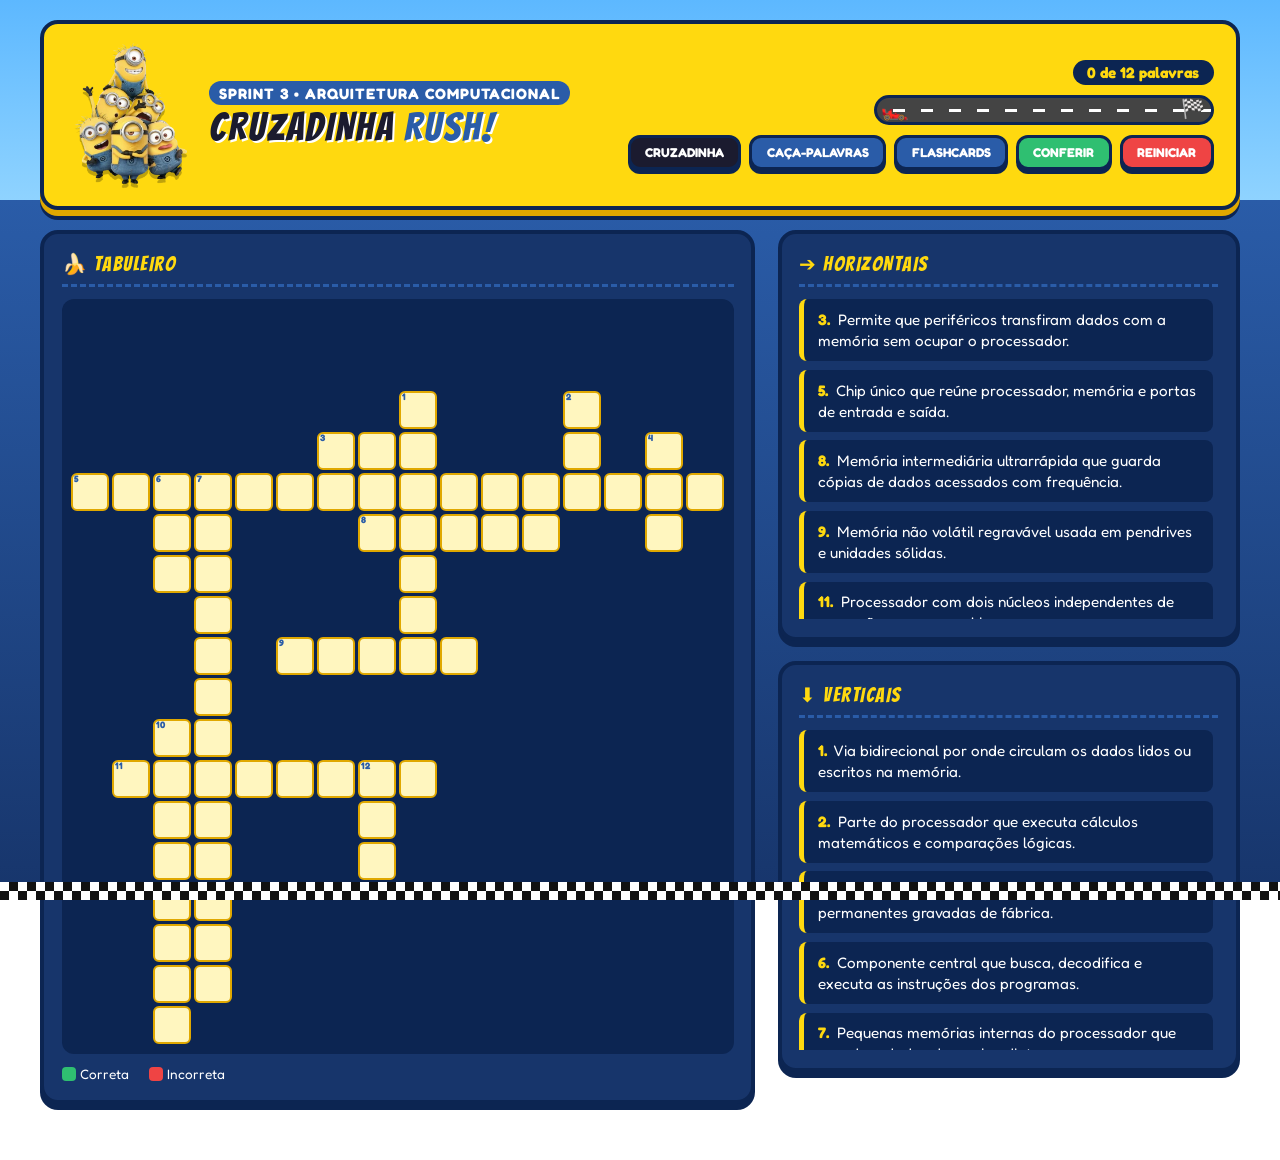
<file: index.html>
<!DOCTYPE html>
<html lang="pt-BR">
<head>
  <meta charset="UTF-8">
  <meta name="viewport" content="width=device-width, initial-scale=1.0">
  <link href="https://fonts.googleapis.com/css2?family=Bangers&family=Fredoka:wght@500;600;700&display=swap" rel="stylesheet">
  <link rel="stylesheet" href="tema.css">
  <title>Cruzadinha - Arquitetura Computacional</title>
</head>
<body>
  <header class="topo">
    <img class="mascote" src="minion.png" alt="Turma dos Minions" onerror="this.remove()">
    <div>
      <span class="badge">SPRINT 3 • ARQUITETURA COMPUTACIONAL</span>
      <h1>CRUZADINHA <span>RUSH!</span></h1>
    </div>

    <div class="lado">
      <div class="placar" id="placar">0 de 12 palavras</div>
      <div class="pista"><i id="kart">🏎️</i><b>🏁</b></div>
      <nav>
        <span class="btn ativo">CRUZADINHA</span>
        <a class="btn" href="caca-palavra.html">CAÇA-PALAVRAS</a>
        <a class="btn" href="flashcard.html">FLASHCARDS</a>
        <button id="conferir" class="btn go">CONFERIR</button>
        <button id="reiniciar" class="btn red">REINICIAR</button>
      </nav>
    </div>
  </header>

  <main class="arena">
    <section class="painel">
      <h2>🍌 TABULEIRO</h2>
      <div id="tab" class="tab"></div>
      <div class="leg">
        <span><i style="background:var(--ok)"></i>Correta</span>
        <span><i style="background:var(--bad)"></i>Incorreta</span>
      </div>
    </section>

    <aside class="pistas">
      <div class="painel">
        <h2>➔ HORIZONTAIS</h2>
        <ul id="ph"></ul>
      </div>
      <div class="painel">
        <h2>⬇ VERTICAIS</h2>
        <ul id="pv"></ul>
      </div>
    </aside>
  </main>

  <script>
    const DADOS = [
      ["MICROCONTROLADOR", "Chip único que reúne processador, memória e portas de entrada e saída."],
      ["REGISTRADORES", "Pequenas memórias internas do processador que guardam dados de uso imediato."],
      ["DUALCORE", "Processador com dois núcleos independentes de execução no mesmo chip."],
      ["QUADCORE", "Processador que reúne quatro núcleos de execução no mesmo encapsulamento."],
      ["DATABUS", "Via bidirecional por onde circulam os dados lidos ou escritos na memória."],
      ["CACHE", "Memória intermediária ultrarrápida que guarda cópias de dados acessados com frequência."],
      ["FLASH", "Memória não volátil regravável usada em pendrives e unidades sólidas."],
      ["RAM", "Memória volátil de trabalho que armazena dados e programas em execução."],
      ["ROM", "Memória não volátil que mantém instruções permanentes gravadas de fábrica."],
      ["CPU", "Componente central que busca, decodifica e executa as instruções dos programas."],
      ["ULA", "Parte do processador que executa cálculos matemáticos e comparações lógicas."],
      ["DMA", "Permite que periféricos transfiram dados com a memória sem ocupar o processador."]
    ];

    function gerarCruzadinha(itens) {
      for (let tentativa = 0; tentativa < 300; tentativa++) {
        const grade = {};
        const colocadas = [];
        const primeira = itens[0];
        const dirInicial = tentativa % 2 === 0 ? "H" : "V";

        for (let i = 0; i < primeira[0].length; i++) {
          const r = dirInicial === "V" ? i : 4;
          const c = dirInicial === "H" ? i : 4;
          grade[r + "-" + c] = primeira[0][i];
        }
        colocadas.push({
          p: primeira[0],
          t: primeira[1],
          d: dirInicial,
          r: dirInicial === "V" ? 0 : 4,
          c: dirInicial === "H" ? 0 : 4
        });

        let falhou = false;
        for (let idx = 1; idx < itens.length; idx++) {
          const [palavra, pista] = itens[idx];
          const candidatos = [];

          for (const w of colocadas) {
            const novaDir = w.d === "H" ? "V" : "H";
            for (let i = 0; i < palavra.length; i++) {
              for (let j = 0; j < w.p.length; j++) {
                if (palavra[i] !== w.p[j]) continue;

                const cr = w.r + (w.d === "V" ? j : 0);
                const cc = w.c + (w.d === "H" ? j : 0);
                const startR = cr - (novaDir === "V" ? i : 0);
                const startC = cc - (novaDir === "H" ? i : 0);

                if (startR < 0 || startC < 0) continue;

                let cabe = true;
                for (let k = 0; k < palavra.length; k++) {
                  const rr = startR + (novaDir === "V" ? k : 0);
                  constCC = startC + (novaDir === "H" ? k : 0);
                  const key = rr + "-" + constCC;
                  if (grade[key] && grade[key] !== palavra[k]) {
                    cabe = false;
                    break;
                  }
                }
                if (cabe) candidatos.push({ r: startR, c: startC, d: novaDir });
              }
            }
          }

          if (!candidatos.length) {
            falhou = true;
            break;
          }

          const escolhido = candidatos[(Math.random() * candidatos.length) | 0];
          for (let k = 0; k < palavra.length; k++) {
            const rr = escolhido.r + (escolhido.d === "V" ? k : 0);
            const cc = escolhido.c + (escolhido.d === "H" ? k : 0);
            grade[rr + "-" + cc] = palavra[k];
          }
          colocadas.push({ p: palavra, t: pista, d: escolhido.d, r: escolhido.r, c: escolhido.c });
        }

        if (!falhou) {
          let maxR = 0, maxC = 0;
          Object.keys(grade).forEach(k => {
            const [rr, cc] = k.split("-").map(Number);
            maxR = Math.max(maxR, rr);
            maxC = Math.max(maxC, cc);
          });
          return { W: colocadas, g: grade, max: [maxR, maxC] };
        }
      }
      throw new Error("Não foi possível montar o tabuleiro sem conflito.");
    }

    const { W, g, max } = gerarCruzadinha(DADOS);

    const nums = {};
    let n = 0;
    [...W].sort((a, b) => a.r - b.r || a.c - b.c).forEach(w => {
      const k = w.r + "-" + w.c;
      if (!nums[k]) nums[k] = ++n;
      w.n = nums[k];
    });

    const tab = document.getElementById("tab"), I = {};
    tab.style.gridTemplateColumns = `repeat(${max[1] + 1},var(--s))`;
    tab.style.setProperty("--s", "clamp(22px,5.2vw,38px)");

    for (let r = 0; r <= max[0]; r++) {
      for (let c = 0; c <= max[1]; c++) {
        const k = r + "-" + c, d = document.createElement("div");
        d.className = "c";
        if (!g[k]) {
          d.classList.add("vazio");
        } else {
          if (nums[k]) d.innerHTML = '<span class="num">' + nums[k] + '</span>';
          const i = document.createElement("input");
          i.maxLength = 1;
          I[k] = i;
          i.oninput = () => {
            i.value = i.value.replace(/[^a-zA-Z]/g, "").toUpperCase();
            i.classList.remove("correct", "wrong");
            if (i.value) {
              const a = I[r + "-" + (c + 1)], b = I[(r + 1) + "-" + c];
              (a && !a.value ? a : b && !b.value ? b : a || b)?.focus();
            }
          };
          i.onkeydown = e => {
            const m = { ArrowRight: [0, 1], ArrowLeft: [0, -1], ArrowDown: [1, 0], ArrowUp: [-1, 0] }[e.key];
            if (m) I[(r + m[0]) + "-" + (c + m[1])]?.focus();
            else if (e.key == "Backspace" && !i.value) (I[r + "-" + (c - 1)] || I[(r - 1) + "-" + c])?.focus();
          };
          d.appendChild(i);
        }
        tab.appendChild(d);
      }
    }

    W.sort((a, b) => a.n - b.n).forEach(w => {
      const li = document.createElement("li");
      li.innerHTML = "<strong>" + w.n + ".</strong> " + w.t;
      document.getElementById(w.d == "H" ? "ph" : "pv").appendChild(li);
    });

    const cells = w => [...w.p].map((ch, i) => [(w.r + (w.d == "V" ? i : 0)) + "-" + (w.c + (w.d == "H" ? i : 0)), ch]);

    function placar(a) {
      document.getElementById("placar").textContent = a == W.length ? "🏆 CORRIDA VENCIDA! " + a + " de " + W.length : a + " de " + W.length + " palavras";
      document.getElementById("kart").style.left = "calc(" + (a / W.length) + " * (100% - 38px) + 4px)";
    }

    document.getElementById("conferir").onclick = () => {
      let a = 0;
      Object.values(I).forEach(i => i.classList.remove("correct", "wrong"));
      const ok = new Set, bad = new Set;
      W.forEach(w => {
        const cs = cells(w);
        if (cs.every(([k, ch]) => I[k].value == ch)) {
          a++;
          cs.forEach(([k]) => ok.add(k));
        } else {
          cs.forEach(([k]) => I[k].value && bad.add(k));
        }
      });
      bad.forEach(k => I[k].classList.add("wrong"));
      ok.forEach(k => {
        I[k].classList.remove("wrong");
        I[k].classList.add("correct");
      });
      placar(a);
    };

    document.getElementById("reiniciar").onclick = () => {
      Object.values(I).forEach(i => {
        i.value = "";
        i.classList.remove("correct", "wrong");
      });
      placar(0);
    };
  </script>
</body>
</html>
</file>
<file: tema.css>
:root {
    --y: #ffd90f;
    --yd: #e0a800;
    --den: #2a5ca8;
    --dend: #17356b;
    --navy: #0c2552;
    --ink: #1b1b2f;
    --gog: #b8c0cc;
    --ok: #2fbf71;
    --bad: #ef4444;
    --cream: #fff6bf;
}

* {
    margin: 0;
    padding: 0;
    box-sizing: border-box;
}

body {
    font-family: 'Fredoka', sans-serif;
    color: #fff;
    min-height: 100vh;
    padding: 1.25rem 1.25rem 3.5rem;
    background: linear-gradient(180deg, #5db8ff 0, #8fd3ff 200px, #2a5ca8 200px, #17356b 100%) fixed;
}

body::after {
    content: "";
    position: fixed;
    left: 0;
    right: 0;
    bottom: 0;
    height: 18px;
    z-index: 5;
    background: repeating-conic-gradient(#111 0 25%, #fff 0 50%) 0 0/18px 18px;
}

.topo {
    max-width: 1200px;
    margin: 0 auto 1.25rem;
    background: var(--y);
    color: var(--ink);
    border: 4px solid var(--navy);
    border-radius: 18px;
    box-shadow: 0 6px 0 var(--yd), 0 10px 0 var(--navy);
    padding: 1rem 1.4rem;
    display: flex;
    gap: 1rem;
    align-items: center;
    flex-wrap: wrap;
    position: relative;
}

@keyframes bob {
    50% {
        transform: translateY(-4px) rotate(-6deg);
    }
}

.badge {
    display: inline-block;
    font-size: 15px;
    font-weight: 700;
    letter-spacing: 1px;
    background: var(--den);
    color: #fff;
    padding: .15rem .6rem;
    border-radius: 99px;
}

h1 {
    font-family: 'Bangers', cursive;
    font-weight: 400;
    letter-spacing: 2px;
    font-size: 40px;
    line-height: 1.1;
    text-shadow: 2px 2px 0 #fff;
}

h1 span {
    color: var(--den);
}

.mascote {
    height: 150px;
    margin-left: 5px;
    filter: drop-shadow(0 4px 0 rgba(0, 0, 0, .25));
}

.lado {
    margin-left: auto;
    display: flex;
    flex-direction: column;
    align-items: flex-end;
    gap: .6rem;
}

.mascote + .lado {
    margin-left: 0;
}

nav {
    display: flex;
    gap: .5rem;
    flex-wrap: wrap;
    justify-content: flex-end;
}

.btn {
    font: 700 .8rem 'Fredoka', sans-serif;
    text-transform: uppercase;
    text-decoration: none;
    cursor: pointer;
    border: 3px solid var(--navy);
    padding: .45rem .9rem;
    border-radius: 12px;
    background: var(--den);
    color: #fff;
    box-shadow: 0 4px 0 var(--navy);
    transition: transform .1s, box-shadow .1s;
}

.btn:hover {
    transform: translateY(-2px);
    box-shadow: 0 6px 0 var(--navy);
}

.btn:active {
    transform: translateY(3px);
    box-shadow: 0 1px 0 var(--navy);
}

.btn.ativo {
    background: var(--ink);
    cursor: default;
}

.btn.go {
    background: var(--ok);
}

.btn.red {
    background: var(--bad);
}

.pista {
    position: relative;
    width: min(340px, 100%);
    height: 30px;
    background: #444;
    border: 3px solid var(--navy);
    border-radius: 99px;
    background-image: repeating-linear-gradient(90deg, transparent 0 16px, #fff 16px 28px);
    background-size: 100% 3px;
    background-repeat: no-repeat;
    background-position: 0 50%;
}

.pista b {
    position: absolute;
    right: 6px;
    top: -2px;
    font-size: 1.2rem;
}

.pista i {
    position: absolute;
    left: 4px;
    top: -4px;
    font-style: normal;
    font-size: 1.4rem;
    transition: left .6s cubic-bezier(.3, 1.4, .5, 1);
    transform: scaleX(-1);
}

.placar {
    font-weight: 700;
    background: var(--navy);
    color: var(--y);
    border-radius: 99px;
    padding: .2rem .9rem;
    font-size: .95rem;
}

.arena {
    max-width: 1200px;
    width: 100%;
    margin: 0 auto;
    display: grid;
    grid-template-columns: minmax(340px, auto) minmax(420px, 1fr);
    gap: 1.4rem;
    align-items: start;
}

.painel {
    background: var(--dend);
    border: 4px solid var(--navy);
    border-radius: 18px;
    padding: 1.1rem;
    box-shadow: 0 6px 0 var(--navy);
}

.painel > h2,
.painel h2 {
    font-family: 'Bangers', cursive;
    font-weight: 400;
    letter-spacing: 1.5px;
    font-size: 1.25rem;
    color: var(--y);
    border-bottom: 3px dashed var(--den);
    padding-bottom: .5rem;
    margin-bottom: .8rem;
}

.tab {
    display: grid;
    gap: 3px;
    padding: .6rem;
    background: var(--navy);
    border-radius: 12px;
    overflow: auto;
    max-width: 100%;
    justify-content: start;
}

.tab .c {
    width: var(--s);
    height: var(--s);
    position: relative;
}

.vazio {
    background: transparent;
}

.tab input,
.tab .l {
    width: 100%;
    height: 100%;
    border: 2px solid var(--yd);
    border-radius: 6px;
    background: var(--cream);
    color: var(--ink);
    font: 700 1rem 'Fredoka', sans-serif;
    text-align: center;
    text-transform: uppercase;
    outline: none;
    display: flex;
    align-items: center;
    justify-content: center;
    cursor: pointer;
}

.tab input {
    cursor: text;
}

.tab input:focus {
    border-color: var(--den);
    background: #fff;
    box-shadow: 0 0 0 3px var(--den);
}

.tab input.correct,
.l.found {
    background: var(--ok);
    border-color: #0f7a43;
    color: #fff;
}

.tab input.wrong {
    background: var(--bad);
    border-color: #991b1b;
    color: #fff;
}

.l:hover {
    background: #fff;
}

.l.sel {
    background: var(--den);
    border-color: #fff;
    color: #fff;
}

.num {
    position: absolute;
    top: 0;
    left: 3px;
    font-size: .58rem;
    font-weight: 700;
    color: var(--den);
    pointer-events: none;
    z-index: 2;
}

.leg {
    margin-top: .8rem;
    display: flex;
    gap: 1.2rem;
    font-size: .85rem;
}

.leg i {
    display: inline-block;
    width: 14px;
    height: 14px;
    border-radius: 4px;
    vertical-align: -2px;
    margin-right: .3rem;
}

.pistas {
    width: 100%;
    min-width: 0;
    display: flex;
    flex-direction: column;
    gap: 1.25rem;
}

.pistas .painel {
    width: 100%;
}

.pistas ul {
    list-style: none;
    display: flex;
    flex-direction: column;
    gap: .55rem;
    max-height: 320px;
    overflow-y: auto;
    padding-right: .35rem;
}

.pistas li {
    background: var(--navy);
    border-left: 5px solid var(--y);
    border-radius: 8px;
    padding: .6rem .85rem;
    font-size: .95rem;
    line-height: 1.4;
}

.pistas li strong {
    color: var(--y);
    margin-right: .25rem;
}

.dica {
    margin-top: .8rem;
    font-size: .88rem;
    color: #dbeafe;
}

.lista {
    display: flex;
    flex-wrap: wrap;
    gap: .5rem;
}

.pill {
    font-weight: 700;
    background: var(--navy);
    border: 2px solid var(--y);
    color: var(--y);
    border-radius: 99px;
    padding: .3rem .8rem;
}

.pill.done {
    background: var(--ok);
    border-color: #0f7a43;
    color: #fff;
    text-decoration: line-through;
}

.flash {
    max-width: 720px;
    width: 100%;
    margin: 0 auto;
    display: flex;
    flex-direction: column;
    align-items: center;
    gap: 1.1rem;
}

.cena {
    width: 100%;
    max-width: 660px;
    height: 310px;
    margin: 0 auto .6rem;
    perspective: 1100px;
    cursor: pointer;
}

.card {
    position: relative;
    width: 100%;
    height: 100%;
    transform-style: preserve-3d;
    transition: transform .6s cubic-bezier(.22, 1, .36, 1);
}

.card.virado {
    transform: rotateY(180deg);
}

.face {
    position: absolute;
    inset: 0;
    backface-visibility: hidden;
    -webkit-backface-visibility: hidden;
    border: 5px solid var(--navy);
    border-radius: 22px;
    padding: 1.5rem 2rem;
    display: flex;
    flex-direction: column;
    align-items: center;
    justify-content: center;
    text-align: center;
    gap: .9rem;
    box-shadow: 0 8px 0 var(--navy);
}

.frente {
    background: var(--y);
    color: var(--ink);
}

.verso {
    background: var(--den);
    color: #fff;
    transform: rotateY(180deg);
}

.face p {
    font-size: clamp(1.15rem, 2.2vw, 1.5rem);
    font-weight: 600;
    line-height: 1.35;
    max-width: 95%;
}

.tag {
    font-family: 'Bangers', cursive;
    letter-spacing: 2px;
    background: var(--navy);
    color: var(--y);
    padding: .15rem .9rem;
    border-radius: 99px;
}

.ctrl {
    display: flex;
    gap: .6rem;
    flex-wrap: wrap;
    justify-content: center;
}

@media (max-width: 900px) {
    .arena {
        grid-template-columns: 1fr;
    }

    .lado,
    .mascote {
        margin-left: 0;
        align-items: flex-start;
    }

    nav {
        justify-content: flex-start;
    }

    h1 {
        font-size: 1.6rem;
    }

    .cena {
        height: 270px;
    }

    .face {
        padding: 1.2rem 1.25rem;
    }
}
</file>
